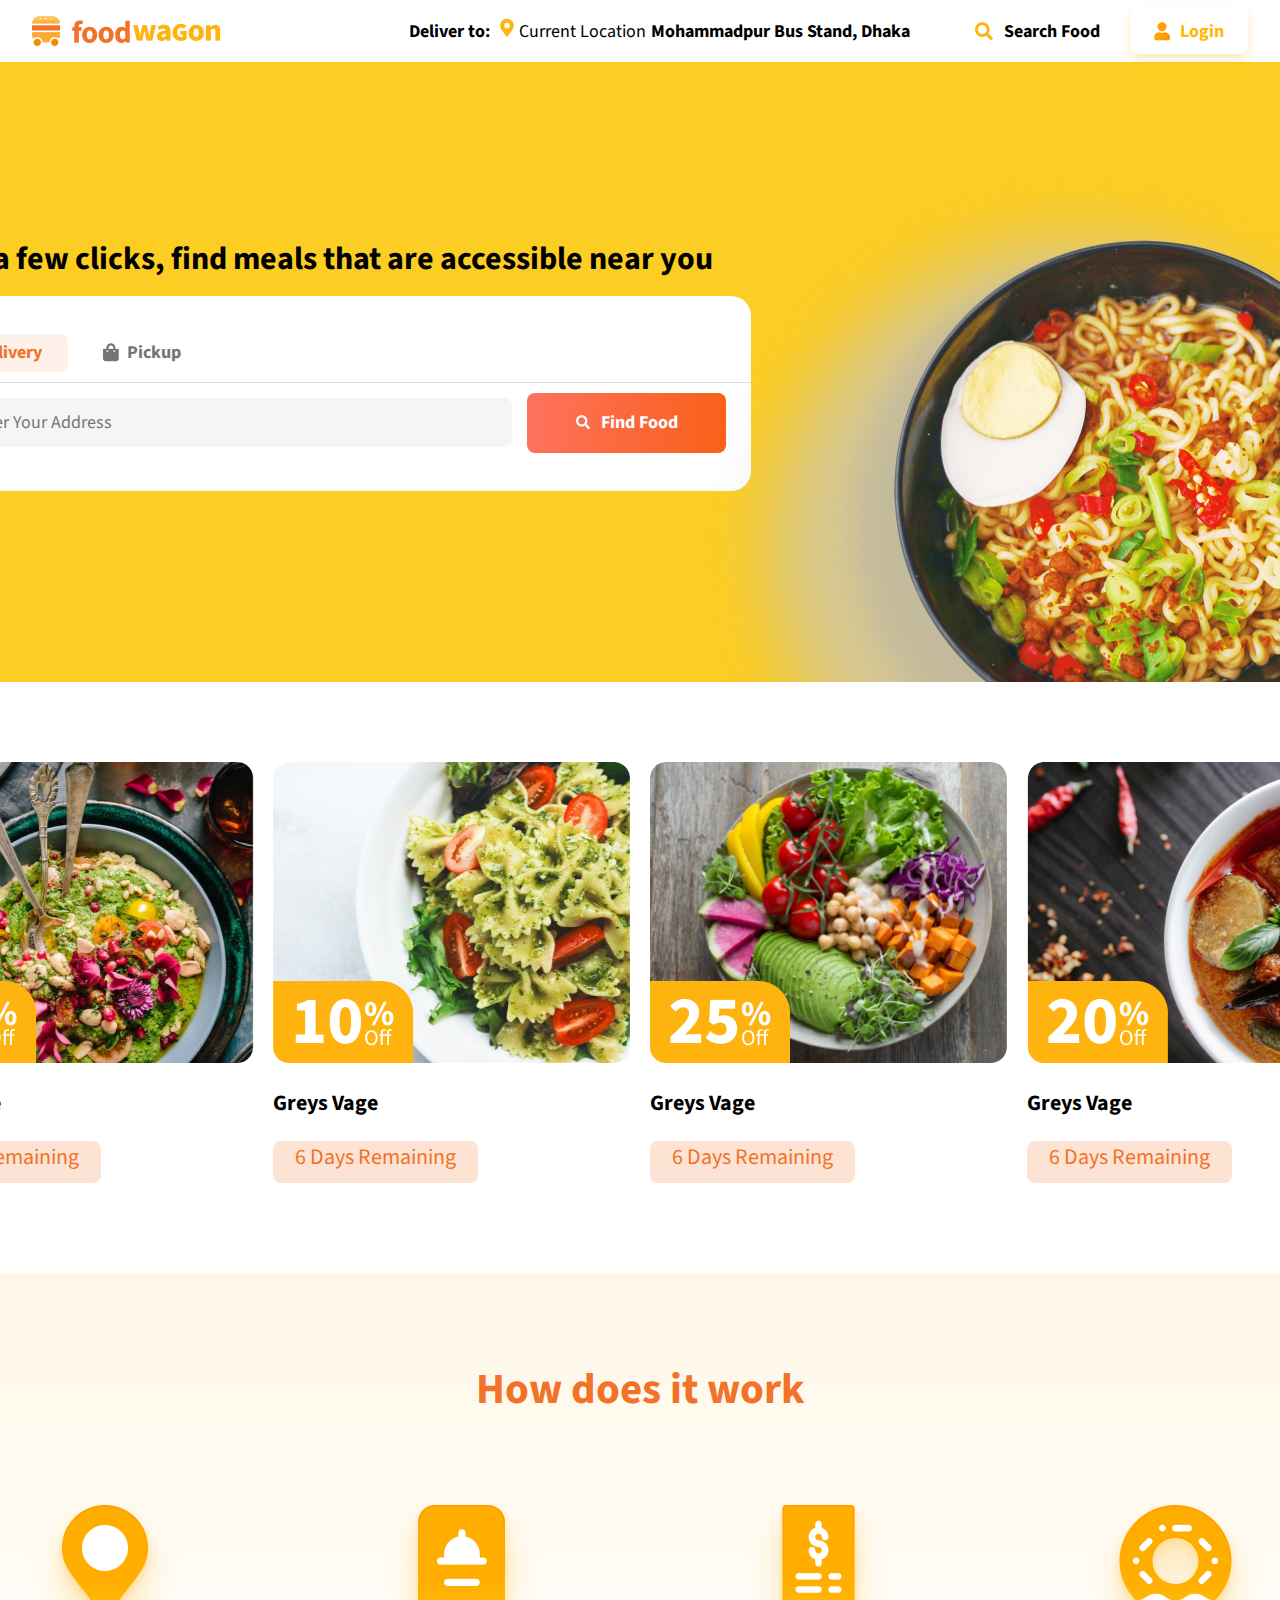
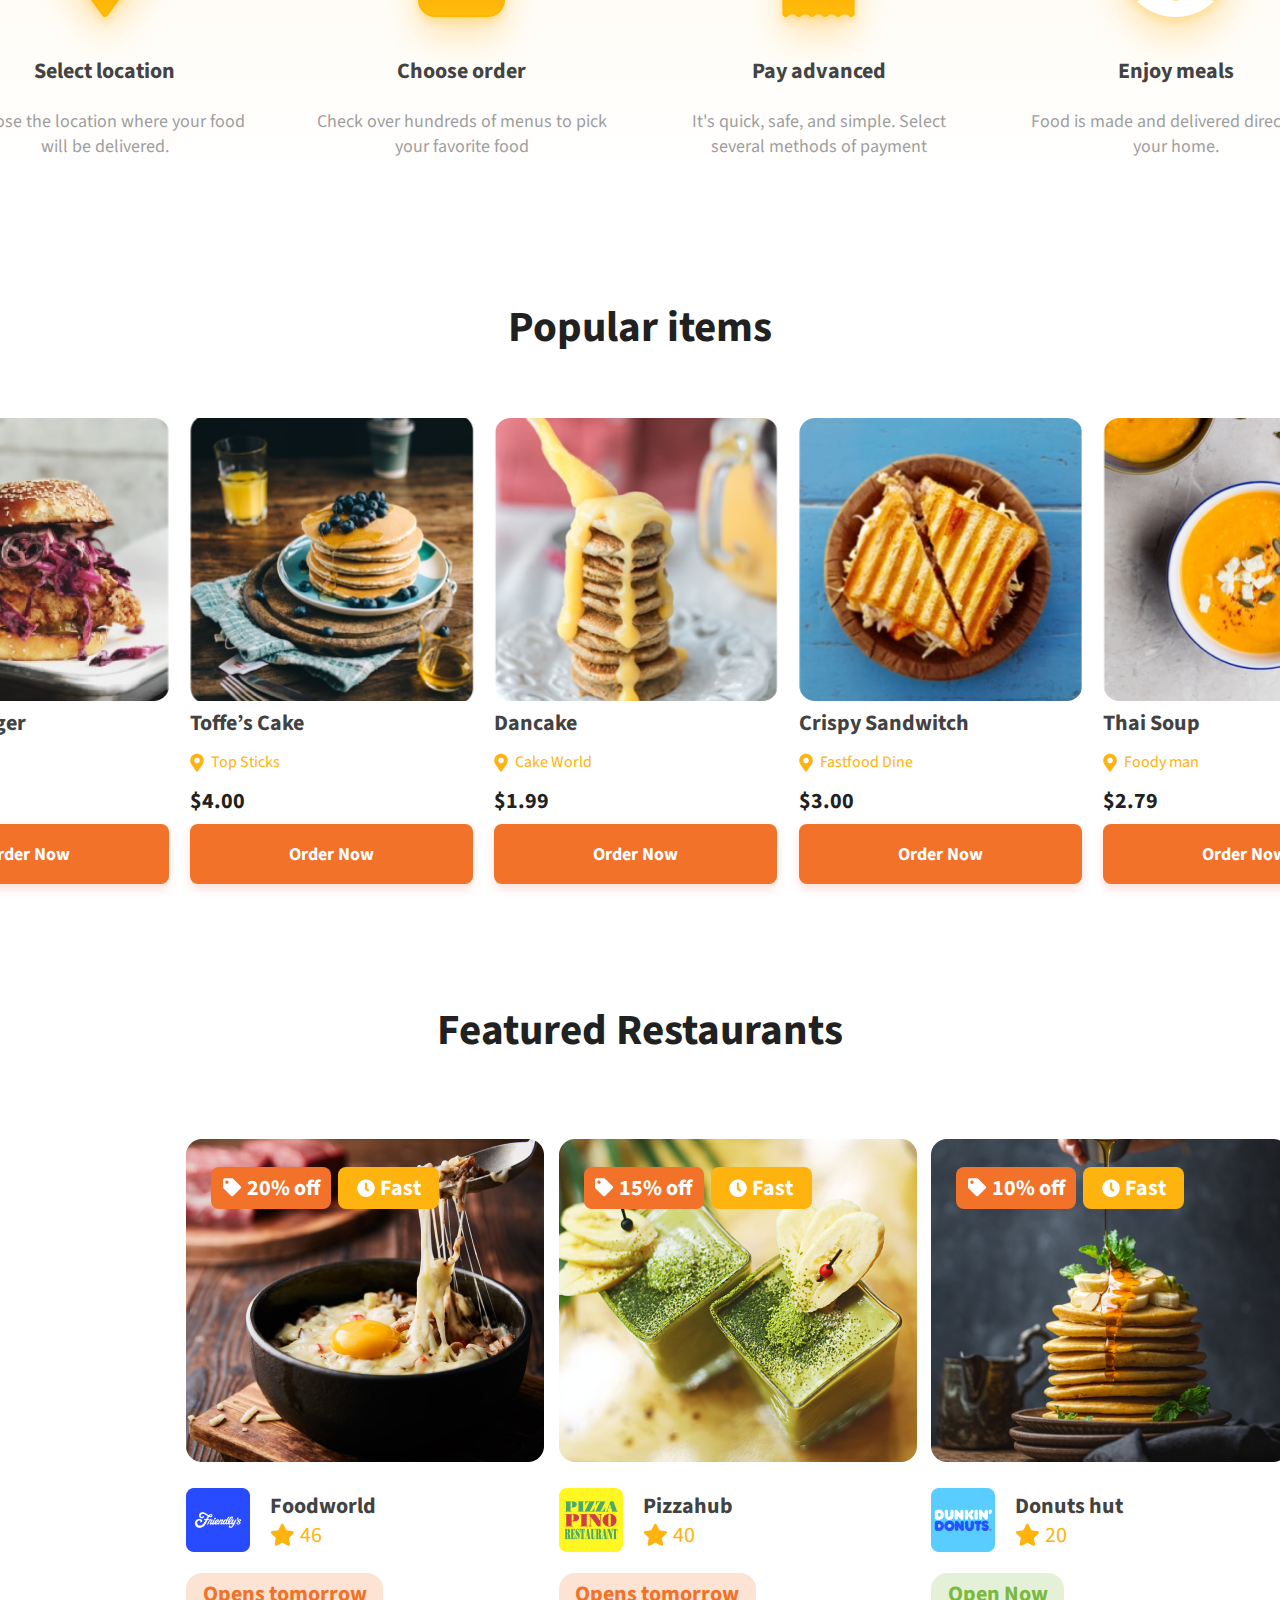
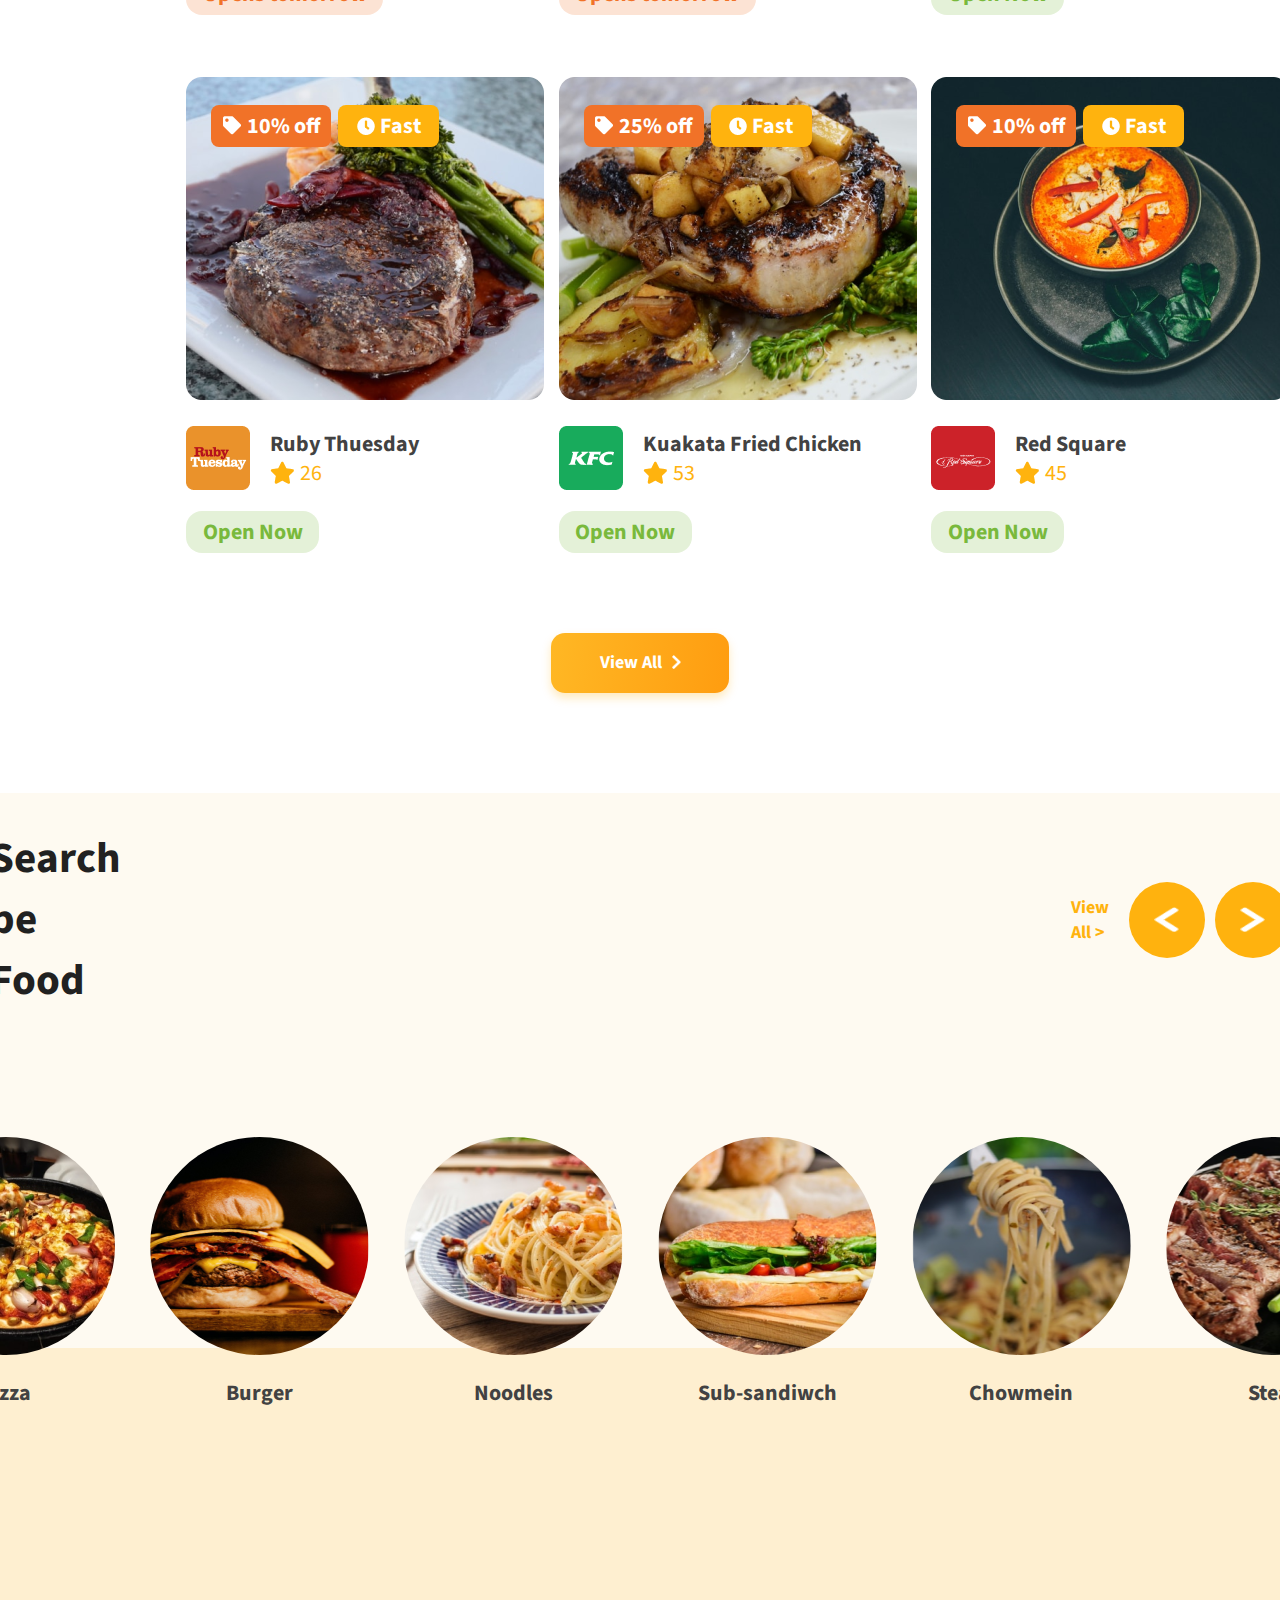
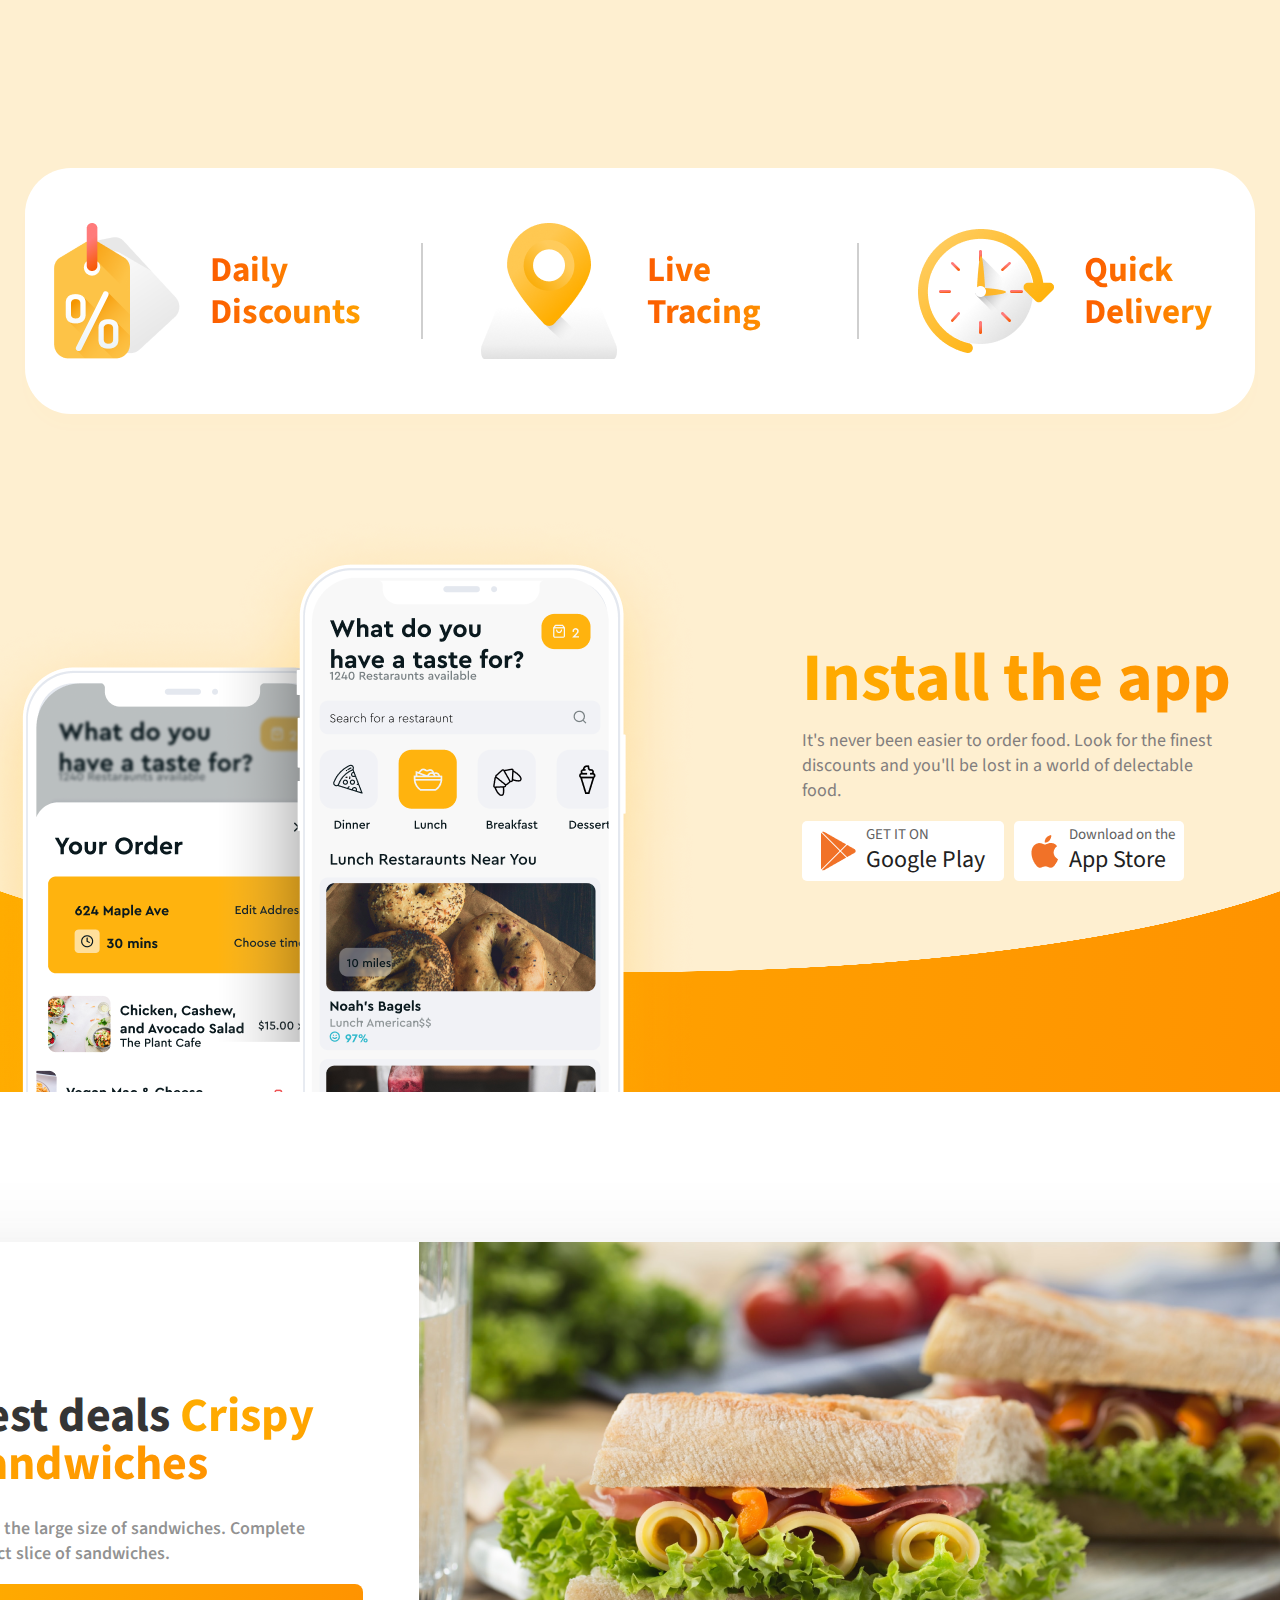
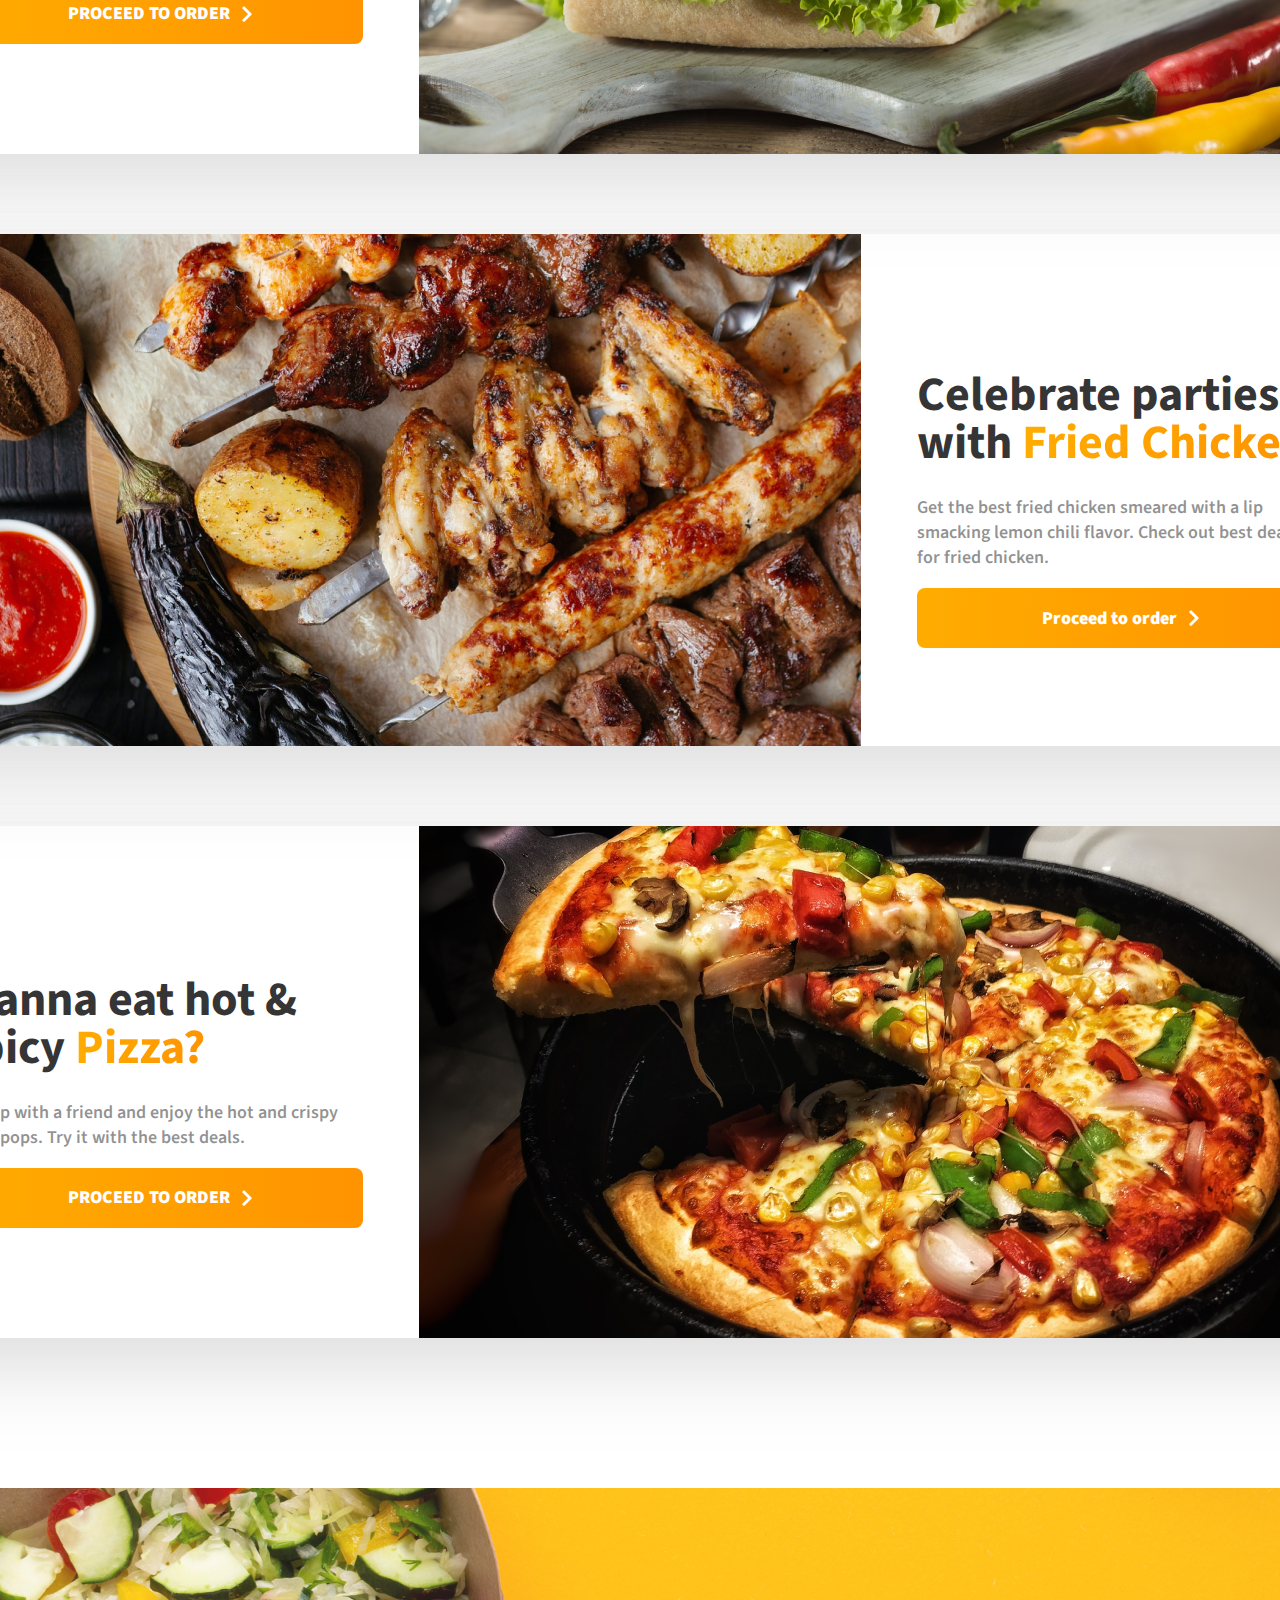
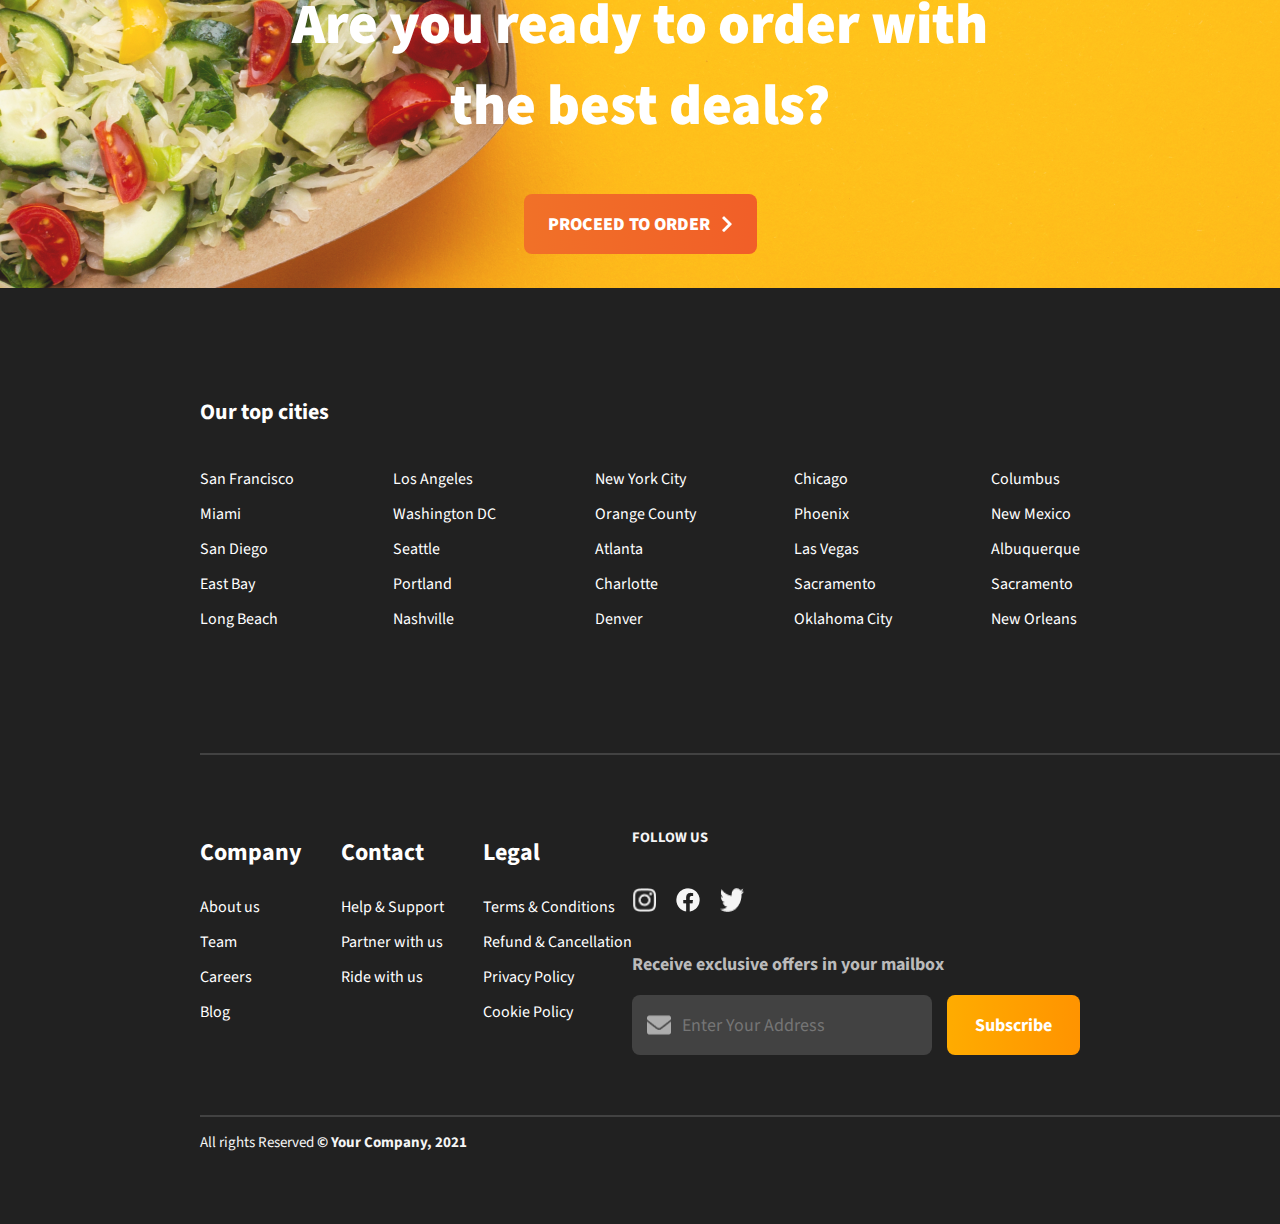
<file: index.html>
<!DOCTYPE html>
<html lang="en">
    <head>
        <meta charset="UTF-8">
        <meta name="viewport" content="width=device-width, initial-scale=1.0">
        <link rel="preconnect" href="https://fonts.googleapis.com">
        <link rel="preconnect" href="https://fonts.gstatic.com" crossorigin>
        <link href="https://fonts.googleapis.com/css2?family=Source+Sans+3:ital,wght@0,200..900;1,200..900&display=swap" rel="stylesheet">
        <link rel="stylesheet" href="scss/style.css">
        <title>Foodwagon</title>
    </head>
    <body>
        <div class="container">
            <nav>
                <img src="img/logo.png" alt="logo">
                <section class="location">
                    <span class="bolder-text">Deliver to:</span>
                    <ul>
                        <li><img src="img/yellow-map-maker.png" alt="yellow-map-maker"></li>
                        <li><span class="light-text">Current Location</span></li>
                        <li><span class="bolder-text">Mohammadpur Bus Stand, Dhaka</span></li>
                    </ul>
                </section>
            </section>
            <section class="navbar-actions">
                <div class="user-control">
                    <img src="img/yellow-search.png" alt="yellow-search">
                    <p class="food-search-text">Search Food</p>
                </div>
                <a href="login/login.html">
                    <img src="img/user.png" alt="user-icon">
                    <p class="login-text">Login</p>
                </a>
            </section>
            </nav>
            <header>
                <section class="header-content">
                    <h1 class="her
                    <p class="hero-subtitle">Within a few clicks, find meals that are accessible near you</p>
                    <form class="search-form">
                        <div class="order-type">
                            <button class="order-option delivery">
                                <img src="img/bike.png" alt="Bike icon">
                                Delivery
                            </button>    
                            <button class="order-option pickup">
                                <img src="img/bag.png" alt="Bag icon">
                                Pickup
                            </button>
                        </div>
                        <hr style="width: 856px; border: none; border-top: 1px solid #ddd; margin: 10px 0;">
                        <section class="search-bar">
                            <input type="text" class="address-input" placeholder="Enter Your Address">
                            <button type="submit" class="find-food-btn">
                                <img src="img/white-search.png" alt="white-search"> Find Food
                            </button>
                        </section>
                    </form>
                </section>
                <div class="food-image-container">
                    <img src="img/header-food.png" alt="Delicious food" class="food-image">
                </div>
            </header>
            <main>
                <section class="food-menu">
                    <div class="food-item">
                        <img src="img/food-photo1.png" alt="">
                        <h2 class="food-menu-headline">Greys Vage</h2>
                        <div class="food-time">
                            <p>6 Days Remaining</p>
                        </div>
                    </div>
                    <div class="food-item">
                        <img src="img/food-photo2.png" alt="">
                        <h2 class="food-menu-headline">Greys Vage</h2>
                        <div class="food-time">
                            <p>6 Days Remaining</p>
                        </div>
                    </div>
                    <div class="food-item">
                        <img src="img/food-photo3.png" alt="">
                        <h2 class="food-menu-headline">Greys Vage</h2>
                        <div class="food-time">
                            <p>6 Days Remaining</p>
                        </div>
                    </div>
                    <div class="food-item">
                        <img src="img/food-photo4.png" alt="">
                        <h2 class="food-menu-headline">Greys Vage</h2>
                        <div class="food-time">
                            <p>6 Days Remaining</p>
                        </div>
                    </div>
                </section>
                <section class="how-it-works">
                    <section class="how-it-works-headline">
                        <h2>How does it work</h2>
                    </section>
                    <section class="steps-guide">
                        <div class="item">
                            <img src="img/bigger-yellow-map-maker.png" alt="icon">
                            <p class="item-headline">
                                Select location
                            </p>
                            <p class="item-info">
                                Choose the location where your food will be delivered.
                            </p>
                        </div>
                        <div class="item">
                            <img src="img/yellow-bell.png" alt="icon">
                            <p class="item-headline">
                                Choose order
                            </p>
                            <p class="item-info">
                                Check over hundreds of menus to pick your favorite food
                            </p>
                        </div>
                        <div class="item">
                            <img src="img/yellow-bill.png" alt="icon">
                            <p class="item-headline">
                                Pay advanced
                            </p>
                            <p class="item-info">
                                It's quick, safe, and simple. Select several methods of payment
                            </p>
                        </div>
                        <div class="item">
                            <img src="img/yellow-donut.png" alt="icon">
                            <p class="item-headline">
                                Enjoy meals
                            </p>
                            <p class="item-info">
                                Food is made and delivered directly to your home.
                            </p>
                        </div>
                    </section>
                </section>
                <section class="popular-items">
                    <section class="popular-items-headline">
                        <h2>Popular items</h2>
                    </section>
                    <section class="items">
                        <div class="sss">
                            <img src="img/arrow-left.png" alt="arrow left" class="arrow arrow-left">
                        </div>
                        <div class="item">
                            <img src="img/food-photo5.png" alt="food item">
                            <p class="item-headline">
                                Cheese Burger
                            </p>
                            <div class="location">
                                <img src="img/yellow-map-maker.png" alt="map maker">
                                <p class="restaurant">Burger Arena</p>
                            </div>
                            <p class="price">$3.88</p>
                            <button>Order Now</button>
                        </div>
                        <div class="item">
                            <img src="img/food-photo6.png" alt="food item">
                            <p class="item-headline">
                                Toffe’s Cake
                            </p>
                            <div class="location">
                                <img src="img/yellow-map-maker.png" alt="map maker">
                                <p class="restaurant">Top Sticks</p>
                            </div>
                            <p class="price">$4.00</p>
                            <button>Order Now</button>
                        </div>
                        <div class="item">
                            <img src="img/food-photo7.png" alt="food item">
                            <p class="item-headline">Dancake</p>
                            <div class="location">
                                <img src="img/yellow-map-maker.png" alt="map maker">
                                <p class="restaurant">Cake World</p>
                            </div>
                            <p class="price">$1.99</p>
                            <button>Order Now</button>
                        </div>
                        <div class="item">
                            <img src="img/food-photo8.png" alt="food item">
                            <p class="item-headline">Crispy Sandwitch</p>
                            <div class="location">
                                <img src="img/yellow-map-maker.png" alt="map maker">
                                <p class="restaurant">Fastfood Dine</p>
                            </div>
                            <p class="price">$3.00</p>
                            <button>Order Now</button>
                        </div>
                        <div class="item">
                            <img src="img/food-photo9.png" alt="food item">
                            <p class="item-headline">Thai Soup</p>
                            <div class="location">
                                <img src="img/yellow-map-maker.png" alt="map maker">
                                <p class="restaurant">Foody man</p>
                            </div>
                            <p class="price">$2.79</p>
                            <button>Order Now</button>
                        </div>
                        <div class="sss">
                            <img src="img/arrow-right.png" alt="arrow right" class="arrow arrow-right">
                        </div>
                    </section>
                </section>
                <section class="featured-restaurants">
                    <section class="featured-restaurants-headline">
                        <h2>
                            Featured Restaurants
                        </h2>
                    </section>
                    <section class="food-items">
                        <div class="food-item">
                            <div class="labels">
                                <div class="label">
                                    <img src="img/label.png" alt="label">
                                    <p class="label-txt">20% off</p>
                                </div>
                                <div class="label time">
                                    <img src="img/clock.png" alt="clock">
                                    <p class="label-txt">Fast</p>
                                </div>
                            </div>
                            <img src="img/food-photo10.png" alt="food photo">
                            <div class="logo-rating">
                                <img src="img/rest-logo.png" alt="restaurant logo">
                                <div class="rating-info">
                                    <p class="restaurant">Foodworld</p>
                                    <div class="rating">
                                        <img src="img/star.png" alt="star">
                                        <p class="rating">46</p>
                                    </div>
                                </div>
                            </div>
                            <button class="label-btn closed">Opens tomorrow</button>
                        </div>
                        <div class="food-item">
                            <div class="labels">
                                <div class="label">
                                    <img src="img/label.png" alt="label">
                                    <p class="label-txt">15% off</p>
                                </div>
                                <div class="label time">
                                    <img src="img/clock.png" alt="clock">
                                    <p class="label-txt">Fast</p>
                                </div>
                            </div>
                            <img src="img/food-photo11.png" alt="food photo">
                            <div class="logo-rating">
                                <img src="img/rest-logo2.png" alt="restaurant logo">
                                <div class="rating-info">
                                    <p class="restaurant">Pizzahub</p>
                                    <div class="rating">
                                        <img src="img/star.png" alt="star">
                                        <p class="rating">40</p>
                                    </div>
                                </div>
                            </div>
                            <button class="label-btn closed">Opens tomorrow</button>
                        </div>
                        <div class="food-item">
                            <div class="labels">
                                <div class="label">
                                    <img src="img/label.png" alt="label">
                                    <p class="label-txt">10% off</p>
                                </div>
                                <div class="label time">
                                    <img src="img/clock.png" alt="clock">
                                    <p class="label-txt">Fast</p>
                                </div>
                            </div>
                            <img src="img/food-photo12.png" alt="food photo">
                            <div class="logo-rating">
                                <img src="img/rest-logo3.png" alt="restaurant logo">
                                <div class="rating-info">
                                    <p class="restaurant">Donuts hut</p>
                                    <div class="rating">
                                        <img src="img/star.png" alt="star">
                                        <p class="rating">20</p>
                                    </div>
                                </div>
                            </div>
                            <button class="label-btn">Open Now</button>
                        </div>
                        <div class="food-item">
                            <div class="labels">
                                <div class="label">
                                    <img src="img/label.png" alt="label">
                                    <p class="label-txt">15% off</p>
                                </div>
                                <div class="label time">
                                    <img src="img/clock.png" alt="clock">
                                    <p class="label-txt">Fast</p>
                                </div>
                            </div>
                            <img src="img/food-photo13.png" alt="food photo">
                            <div class="logo-rating">
                                <img src="img/rest-logo4.png" alt="restaurant logo">
                                <div class="rating-info">
                                    <p class="restaurant">Donuts hut</p>
                                    <div class="rating">
                                        <img src="img/star.png" alt="star">
                                        <p class="rating">50</p>
                                    </div>
                                </div>
                            </div>
                            <button class="label-btn">Open Now</button>
                        </div>
                        <div class="food-item">
                            <div class="labels">
                                <div class="label">
                                    <img src="img/label.png" alt="label">
                                    <p class="label-txt">10% off</p>
                                </div>
                                <div class="label time">
                                    <img src="img/clock.png" alt="clock">
                                    <p class="label-txt">Fast</p>
                                </div>
                            </div>
                            <img src="img/food-photo14.png" alt="food photo">
                            <div class="logo-rating">
                                <img src="img/rest-logo5.png" alt="restaurant logo">
                                <div class="rating-info">
                                    <p class="restaurant">Ruby Thuesday</p>
                                    <div class="rating">
                                        <img src="img/star.png" alt="star">
                                        <p class="rating">26</p>
                                    </div>
                                </div>
                            </div>
                            <button class="label-btn">Open Now</button>
                        </div>
                        <div class="food-item">
                            <div class="labels">
                                <div class="label">
                                    <img src="img/label.png" alt="label">
                                    <p class="label-txt">25% off</p>
                                </div>
                                <div class="label time">
                                    <img src="img/clock.png" alt="clock">
                                    <p class="label-txt">Fast</p>
                                </div>
                            </div>
                            <img src="img/food-photo15.png" alt="food photo">
                            <div class="logo-rating">
                                <img src="img/rest-logo6.png" alt="restaurant logo">
                                <div class="rating-info">
                                    <p class="restaurant">Kuakata Fried Chicken</p>
                                    <div class="rating">
                                        <img src="img/star.png" alt="star">
                                        <p class="rating">53</p>
                                    </div>
                                </div>
                            </div>
                            <button class="label-btn">Open Now</button>
                        </div>
                        <div class="food-item">
                            <div class="labels">
                                <div class="label">
                                    <img src="img/label.png" alt="label">
                                    <p class="label-txt">10% off</p>
                                </div>
                                <div class="label time">
                                    <img src="img/clock.png" alt="clock">
                                    <p class="label-txt">Fast</p>
                                </div>
                            </div>
                            <img src="img/food-photo16.png" alt="food photo">
                            <div class="logo-rating">
                                <img src="img/rest-logo7.png" alt="restaurant logo">
                                <div class="rating-info">
                                    <p class="restaurant">Red Square</p>
                                    <div class="rating">
                                        <img src="img/star.png" alt="star">
                                        <p class="rating">45</p>
                                    </div>
                                </div>
                            </div>
                            <button class="label-btn">Open Now</button>
                        </div>
                        <div class="food-item">
                            <div class="labels">
                                <div class="label">
                                    <img src="img/label.png" alt="label">
                                    <p class="label-txt">10% off</p>
                                </div>
                                <div class="label time">
                                    <img src="img/clock.png" alt="clock">
                                    <p class="label-txt">Fast</p>
                                </div>
                            </div>
                            <img src="img/food-photo17.png" alt="food photo">
                            <div class="logo-rating">
                                <img src="img/rest-logo8.png" alt="restaurant logo">
                                <div class="rating-info">
                                    <p class="restaurant">Taco Bell</p>
                                    <div class="rating">
                                        <img src="img/star.png" alt="star">
                                        <p class="rating">35</p>
                                    </div>
                                </div>
                            </div>
                            <button class="label-btn">Open Now</button>
                        </div>
                    </section>
                    <button class="view">View All <img src="img/arrow-right.png" alt="arrow right" width="9" height="14"></button>
                </section>
                <section class="food-search">
                    <section class="food-search-headline">
                        <h2 class="headline">Search be Food</h2>
                        <div class="view-all">
                            <p class="view-all-txt">View All ></p>
                            <div class="img-block">
                                <div class="img-bg">
                                    <img src="img/arrow-left.png" alt="arrow left" class="arrow arrow-left" width="25" height="25">
                                </div>
                                <div class="img-bg">
                                    <img src="img/arrow-right.png" alt="arrow right" class="arrow arrow-right" width="25" height="25">
                                </div>
                            </div>
                        </div>
                    </section>
                    <section class="food-menu">
                        <div class="item">
                            <img src="img/food-photo18.png" alt="food img">
                            <p class="food-name">Pizza</p>
                        </div>
                        <div class="item">
                            <img src="img/food-photo19.png" alt="food img">
                            <p class="food-name">Burger</p>
                        </div>
                        <div class="item">
                            <img src="img/food-photo20.png" alt="food img">
                            <p class="food-name">Noodles</p>
                        </div>
                        <div class="item">
                            <img src="img/food-photo21.png" alt="food img">
                            <p class="food-name">Sub-sandiwch</p>
                        </div>
                        <div class="item">
                            <img src="img/food-photo22.png" alt="food img">
                            <p class="food-name">Chowmein</p>
                        </div>
                        <div class="item">
                            <img src="img/food-photo23.png" alt="food img">
                            <p class="food-name">Steak</p>
                        </div>
                    </section>
                </section>
                <section class="advertising">
                    <div class="curved-edge"></div>
                    <section class="service-benefits">
                        <div class="feature">
                            <img src="img/feature.png" alt="feature img">
                            <p class="feature-txt">Daily Discounts</p>
                        </div>
                        <hr style="width: 2px; height: 96px; background: #CFCFCF; border: none; margin: 0 20px;">
                        <div class="feature">
                            <img src="img/feature2.png" alt="feature img">
                            <p class="feature-txt">Live Tracing</p>
                        </div>
                        <hr style="width: 2px; height: 96px; background: #CFCFCF; border: none; margin: 0 20px;">
                        <div class="feature">
                            <img src="img/feature3.png" alt="feature img">
                            <p class="feature-txt">Quick Delivery</p>
                        </div>
                    </section>
                    <section class="advertising-app">
                        <img src="img/phone-add.png" alt="phone add" class="phone-add">
                        <section class="advertising-instalation">
                            <h2 class="app-headline">Install the app</h2>
                            <p class="app-info">
                                It's never been easier to order food. Look for the 
                                finest discounts and you'll be lost in a world 
                                of delectable food.
                            </p>
                            <div class="btn-block">
                                <button class="download-btn">
                                    <img src="img/play-market-logo.png" alt="play market logo">
                                    <div class="row">
                                        <p class="download">
                                            GET IT ON
                                        </p>
                                        <p class="app-txt">
                                            Google Play 
                                        </p>
                                    </div>
                                </button>
                                <button class="download-btn apple">
                                    <img src="img/apple-logo.png" alt="apple logo">
                                    <div class="row">
                                        <p class="download right">
                                            Download on the
                                        </p>
                                        <p class="app-txt">
                                            App Store
                                        </p>
                                    </div>
                                </button>
                            </div>
                        </section>
                    </section>
                </section>
                <section class="order-cards">
                    <section class="card">
                        <div class="card-info">
                            <h2>Best deals <span>Crispy Sandwiches</span></h2>
                            <p>
                                Enjoy the large size of sandwiches. Complete 
                                perfect slice of sandwiches.
                            </p>
                            <button>
                                PROCEED TO ORDER 
                                <img src="img/arrow-right.png" alt="arrow right" width="10" height="16">
                            </button>
                        </div>
                        <img src="img/food-photo24.png" alt="food photo">
                    </section>
                    <section class="card left-card">
                        <img src="img/food-photo25.png" alt="food photo">
                        <div class="card-info">
                            <h2>Celebrate  parties with <span>Fried Chicken</span></h2>
                            <p>
                                Get the best fried chicken smeared with a lip 
                                smacking lemon chili flavor. Check out 
                                best deals for fried chicken.
                            </p>
                            <button>
                                Proceed to order
                                <img src="img/arrow-right.png" alt="arrow right" width="10" height="16">
                            </button>
                        </div>
                    </section>
                    <section class="card">
                        <div class="card-info">
                            <h2>Wanna eat hot & spicy <span>Pizza?</span></h2>
                            <p>
                                Pair up with a friend and enjoy the 
                                hot and crispy pizza pops. Try it 
                                with the best deals.
                            </p>
                            <button>
                                PROCEED TO ORDER 
                                <img src="img/arrow-right.png" alt="arrow right" width="10" height="16">
                            </button>
                        </div>
                        <img src="img/food-photo26.png" alt="food photo">
                    </section>
                </section>
                <section class="order-proceed">
                    <h2>Are you ready to order with the best deals?</h2>
                    <button>PROCEED TO ORDER <img src="img/arrow-right.png" alt="arrow right" width="10" height="16"></button>
                </section>
            </main>
            <footer>
                <section class="footer-content">    
                    <section class="footer-top-cities">
                        <h2 class="footer-top-cities-headline">Our top cities</h2>
                        <div class="footer-top-cities-content">
                            <ul>
                                <li>San Francisco</li>
                                <li>Miami</li>
                                <li>San Diego</li>
                                <li>East Bay</li>
                                <li>Long Beach</li>
                            </ul>
                            <ul>
                                <li>Los Angeles</li>
                                <li>Washington DC</li>
                                <li>Seattle</li>
                                <li>Portland</li>
                                <li>Nashville</li>
                            </ul>
                            <ul>
                                <li>New York City</li>
                                <li>Orange County</li>
                                <li>Atlanta</li>
                                <li>Charlotte</li>
                                <li>Denver</li>
                            </ul>
                            <ul>
                                <li>Chicago</li>
                                <li>Phoenix</li>
                                <li>Las Vegas</li>
                                <li>Sacramento</li>
                                <li>Oklahoma City</li>
                            </ul>
                            <ul>
                                <li>Columbus</li>
                                <li>New Mexico</li>
                                <li>Albuquerque</li>
                                <li>Sacramento</li>
                                <li>New Orleans</li>
                            </ul>
                        </div>
                    </section>
                    <hr style="width: 1460px; border: none; border-top: 2px solid #424242; margin: 10px 0; margin-bottom: 60px;">
                    <section class="footer-links">
                        <div class="footer-columns">
                            <section class="footer-company">
                                <section class="footer-company-headline">
                                    <h2>Company</h2>
                                </section>
                                <ul>
                                    <li>About us</li>
                                    <li>Team</li>
                                    <li>Careers</li>
                                    <li>Blog</li>
                                </ul>
                            </section>
                            <section class="footer-contact">
                                <section class="footer-company-headline">
                                    <h2>Contact</h2>
                                </section>
                                <ul>
                                    <li>Help & Support</li>
                                    <li>Partner with us </li>
                                    <li>Ride with us</li>
                                </ul>
                            </section>
                            <section class="footer-Legal">
                                <section class="footer-company-headline">
                                    <h2>Legal</h2>
                                </section>
                                <ul>
                                    <li>Terms & Conditions</li>
                                    <li>Refund & Cancellation</li>
                                    <li>Privacy Policy</li>
                                    <li>Cookie Policy</li>
                                </ul>
                            </section>
                        </div>
                        <section class="footer-mail">
                            <h2 class="footer-mail-headline">FOLLOW US</h2>
                            <div class="icons">
                                <img src="img/instagram.png" alt="instagram" width="24" height="24">
                                <img src="img/facebook.png" alt="facebook" width="24" height="24">
                                <img src="img/twitter.png" alt="twitter" width="24" height="24">
                            </div>
                            <p>Receive exclusive offers in your mailbox</p>
                            <section class="search-bar">
                                <input type="text" class="address-input" placeholder="Enter Your Address">
                                <button type="submit" class="find-food-btn">
                                    Subscribe
                                </button>
                            </section>
                        </section>
                    </section>
                    <hr style="width: 1460px; border: none; border-top: 2px solid #424242; margin: 10px 0;">
                    <section class="rights">
                        <p>All rights Reserved <span>© Your Company, 2021</span></p>
                    </section>
                </section>
            </footer>
        </div>
    </body>
</html>
</file>
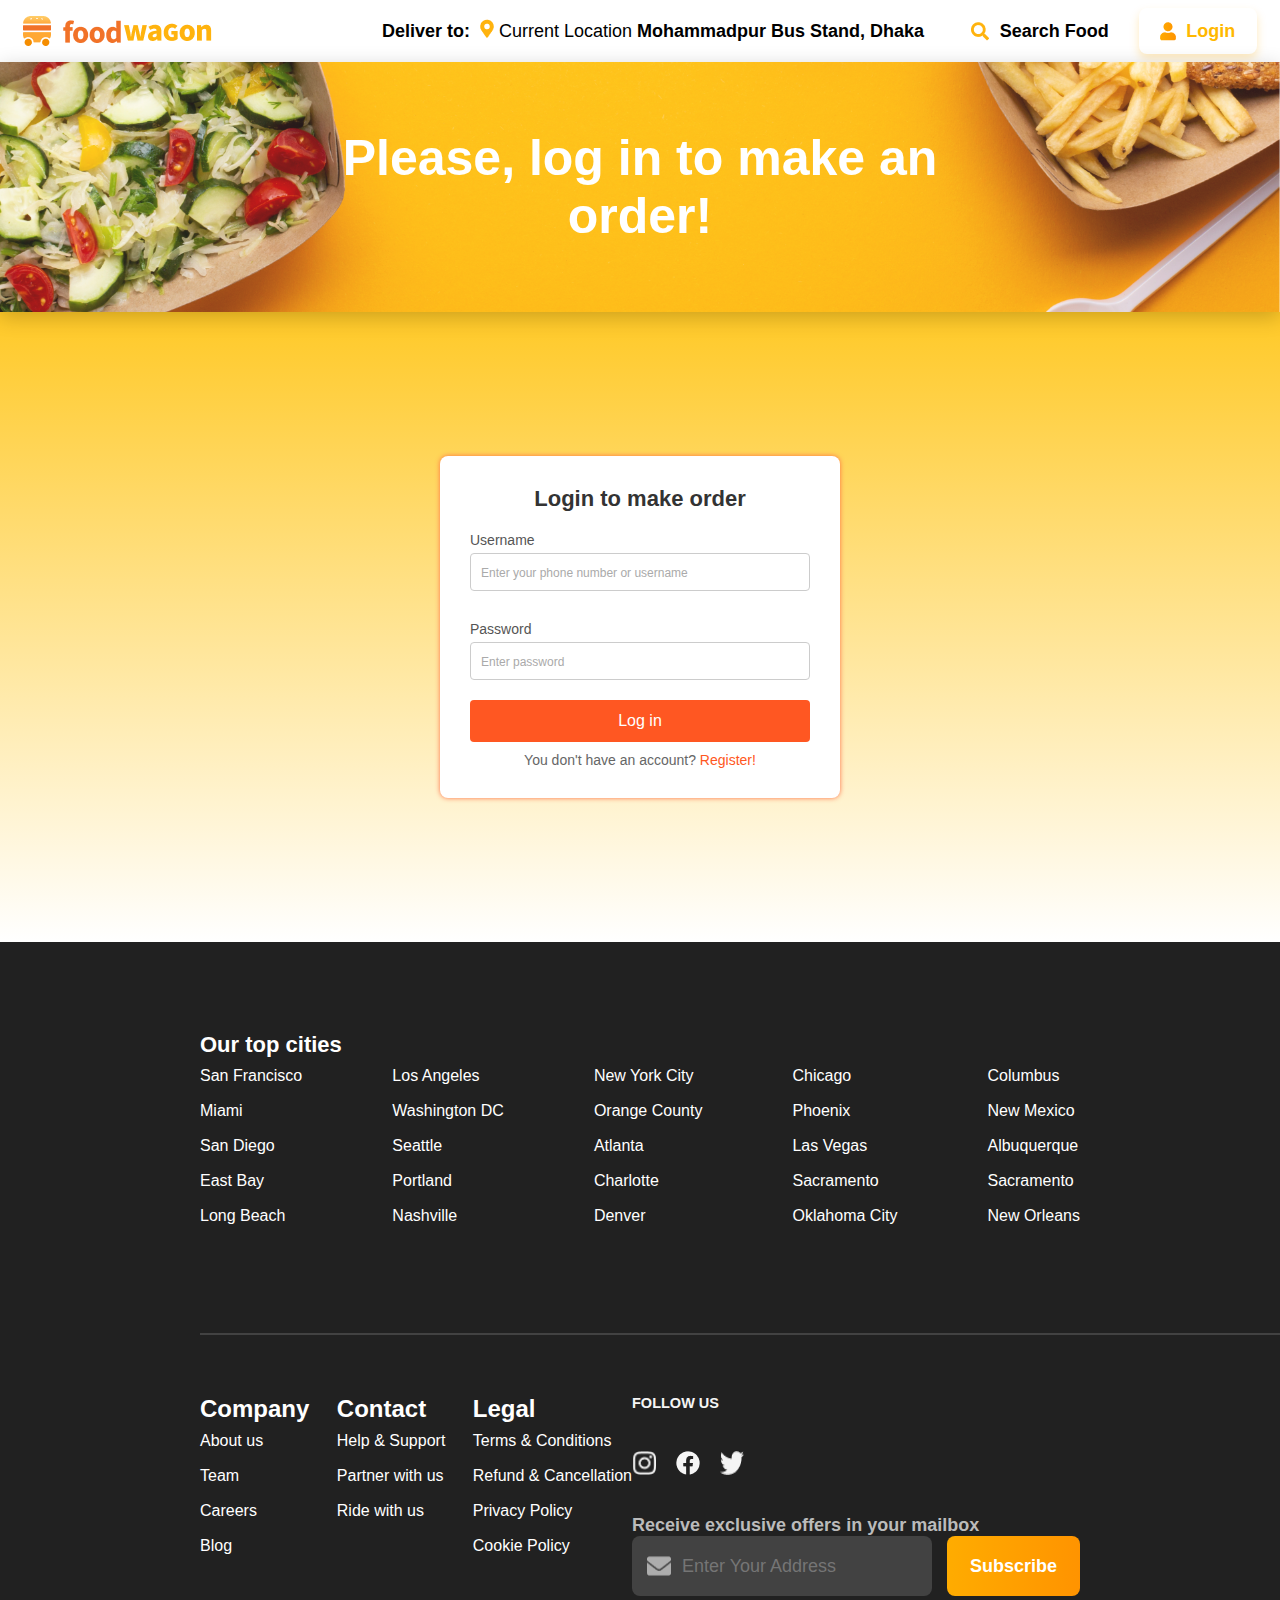
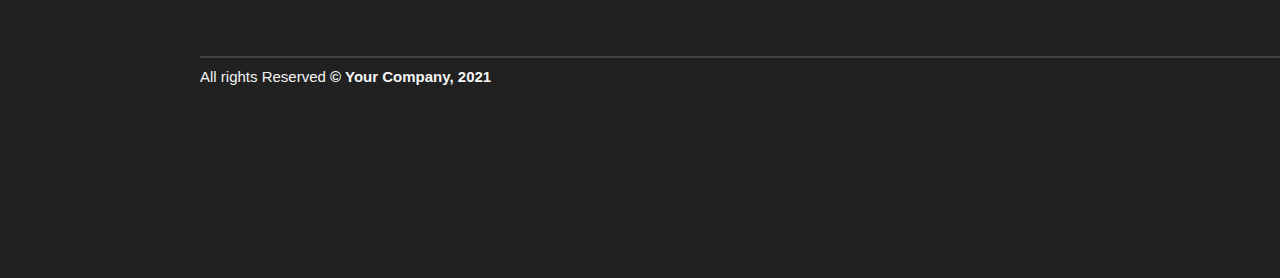
<file: login/login.html>
<!DOCTYPE html>
<html lang="uk">
<head>
    <meta charset="UTF-8">
    <meta name="viewport" content="width=device-width, initial-scale=1.0">
    <title>Login page</title>
    <link rel="stylesheet" href="style2.css">
</head>
<body>
        <div class="container">
            <nav>
                <img src="img/logo.png" alt="logo">
                <section class="location">
                    <span class="bolder-text">Deliver to:</span>
                    <ul>
                        <li><img src="img/yellow-map-maker.png" alt="yellow-map-maker"></li>
                        <li><span class="light-text">Current Location</span></li>
                        <li><span class="bolder-text">Mohammadpur Bus Stand, Dhaka</span></li>
                    </ul>
                </section>
                <section class="navbar-actions">
                    <div class="user-control">
                        <img src="img/yellow-search.png" alt="yellow-search">
                        <p class="food-search-text">Search Food</p>
                    </div>
                    <button>
                        <img src="img/user.png" alt="user-icon">
                        <p class="login-text">Login</p>
                    </button>
                </section>
            </nav>
            <header class="banner">
                <div class="banner-overlay">
                    <img src="img/order-bg.png" alt="Банер" class="banner-image">
                    <div class="banner-text">Please, log in to make an order!</div>
                </div>
            </header>            
                <div class="gradient-background">
                    <div class="login-container">
                        <h2 class="login-title">Login to make order</h2>
                        <form class="login-form">
                            <label for="username" class="login-label">Username</label>
                            <input type="text" id="username" placeholder="Enter your phone number or username" class="login-input">
                            <label for="password" class="login-label">Password</label>
                            <input type="password" id="password" placeholder="Enter password" class="login-input">
                            <button type="submit" class="login-button">Log in</button>
                        </form>
                        <p class="register-link">
                            You don't have an account? <a href="#">Register!</a>
                        </p>
                    </div>
                </div>
            <footer>
                <section class="footer-content">    
                    <section class="footer-top-cities">
                        <h2 class="footer-top-cities-headline">Our top cities</h2>
                        <div class="footer-top-cities-content">
                            <ul>
                                <li>San Francisco</li>
                                <li>Miami</li>
                                <li>San Diego</li>
                                <li>East Bay</li>
                                <li>Long Beach</li>
                            </ul>
                            <ul>
                                <li>Los Angeles</li>
                                <li>Washington DC</li>
                                <li>Seattle</li>
                                <li>Portland</li>
                                <li>Nashville</li>
                            </ul>
                            <ul>
                                <li>New York City</li>
                                <li>Orange County</li>
                                <li>Atlanta</li>
                                <li>Charlotte</li>
                                <li>Denver</li>
                            </ul>
                            <ul>
                                <li>Chicago</li>
                                <li>Phoenix</li>
                                <li>Las Vegas</li>
                                <li>Sacramento</li>
                                <li>Oklahoma City</li>
                            </ul>
                            <ul>
                                <li>Columbus</li>
                                <li>New Mexico</li>
                                <li>Albuquerque</li>
                                <li>Sacramento</li>
                                <li>New Orleans</li>
                            </ul>
                        </div>
                    </section>
                    <hr style="width: 1460px; border: none; border-top: 2px solid #424242; margin: 10px 0; margin-bottom: 60px;">
                    <section class="footer-links">
                        <div class="footer-columns">
                            <section class="footer-company">
                                <section class="footer-company-headline">
                                    <h2>Company</h2>
                                </section>
                                <ul>
                                    <li>About us</li>
                                    <li>Team</li>
                                    <li>Careers</li>
                                    <li>Blog</li>
                                </ul>
                            </section>
                            <section class="footer-contact">
                                <section class="footer-company-headline">
                                    <h2>Contact</h2>
                                </section>
                                <ul>
                                    <li>Help & Support</li>
                                    <li>Partner with us </li>
                                    <li>Ride with us</li>
                                </ul>
                            </section>
                            <section class="footer-Legal">
                                <section class="footer-company-headline">
                                    <h2>Legal</h2>
                                </section>
                                <ul>
                                    <li>Terms & Conditions</li>
                                    <li>Refund & Cancellation</li>
                                    <li>Privacy Policy</li>
                                    <li>Cookie Policy</li>
                                </ul>
                            </section>
                        </div>
                        <section class="footer-mail">
                            <h2 class="footer-mail-headline">FOLLOW US</h2>
                            <div class="icons">
                                <img src="img/instagram.png" alt="instagram" width="24" height="24">
                                <img src="img/facebook.png" alt="facebook" width="24" height="24">
                                <img src="img/twitter.png" alt="twitter" width="24" height="24">
                            </div>
                            <p>Receive exclusive offers in your mailbox</p>
                            <section class="search-bar">
                                <input type="text" class="address-input" placeholder="Enter Your Address">
                                <button type="submit" class="find-food-btn">
                                    Subscribe
                                </button>
                            </section>
                        </section>
                    </section>
                    <hr style="width: 1460px; border: none; border-top: 2px solid #424242; margin: 10px 0;">
                    <section class="rights">
                        <p>All rights Reserved <span>© Your Company, 2021</span></p>
                    </section>
                </section>
            </footer>
        </div>
    </body>
</html>
</file>
<file: scss/style.css>
* {
  padding: 0;
  list-style-type: none;
  font-family: "Source Sans 3", sans-serif;
}

body {
  margin: 0;
}

button {
  cursor: pointer;
}

.container nav {
  display: flex;
  align-items: center;
  justify-content: space-around;
}
.container nav .location {
  display: flex;
  align-items: center;
  gap: 10px;
}
.container nav .location .bolder-text {
  font-weight: 700;
  font-size: 18px;
}
.container nav .location ul {
  display: flex;
  align-items: center;
  gap: 5px;
  font-size: 18px;
}
.container nav .location ul .light-text {
  font-weight: 400;
}
.container nav .location ul .bolder-text {
  font-weight: 700;
}
.container nav .navbar-actions {
  display: flex;
  align-items: center;
  gap: 30px;
  font-size: 18px;
}
.container nav .navbar-actions .user-control {
  display: flex;
  align-items: center;
  gap: 10px;
}
.container nav .navbar-actions .user-control .food-search-text {
  font-weight: 700;
}
.container nav .navbar-actions a {
  width: 118px;
  height: 46px;
  border: none;
  border-radius: 8px;
  background: white;
  box-shadow: 0px 20px 40px 0px rgba(255, 174, 0, 0.2901960784);
  box-shadow: 0px 5px 10px 0px rgba(255, 174, 0, 0.2588235294);
  display: flex;
  align-items: center;
  justify-content: center;
  gap: 10px;
  text-decoration: none;
}
.container nav .navbar-actions a .login-text {
  font-size: 18px;
  font-weight: 700;
  color: #FFB800;
}
.container header {
  display: flex;
  align-items: center;
  justify-content: center;
  height: 620px;
  background: #FCCD22;
  padding-right: 50px;
  padding-left: 130px;
  box-sizing: border-box;
  margin-bottom: 80px;
}
.container header .header-content {
  line-height: 10px;
}
.container header .header-content .hero-title {
  font-weight: 700;
  font-size: 88px;
  color: white;
}
.container header .header-content .hero-subtitle {
  font-weight: 400;
  font-size: 22px;
  color: #504F4F;
  margin-bottom: 50px;
}
.container header .header-content .search-form {
  width: 856px;
  height: 195px;
  border-radius: 20px;
  background: white;
  display: flex;
  flex-direction: column;
  justify-content: center;
}
.container header .header-content .search-form .order-type {
  display: flex;
  padding-left: 25px;
}
.container header .header-content .search-form .order-type .order-option {
  width: 148px;
  height: 38px;
  border-radius: 8px;
  border: none;
  font-size: 18px;
  font-weight: 700;
  display: flex;
  align-items: center;
  justify-content: center;
  gap: 8px;
}
.container header .header-content .search-form .order-type .delivery {
  color: #F17228;
  background: rgba(241, 114, 40, 0.1019607843);
}
.container header .header-content .search-form .order-type .pickup {
  color: #757575;
  background: white;
}
.container header .header-content .search-form .search-bar {
  display: flex;
  align-items: center;
  justify-content: center;
  gap: 15px;
}
.container header .header-content .search-form .search-bar .address-input {
  width: 593px;
  height: 49px;
  border-radius: 8px;
  background: #F5F5F5;
  font-size: 18px;
  font-weight: 400;
  border: none;
  color: #9E9E9E;
  background-image: url("../img/red-map-maker.png");
  background-size: 20px 28px;
  background-repeat: no-repeat;
  background-position: 15px center;
  padding: 10px 15px 10px 50px;
  box-sizing: border-box;
}
.container header .header-content .search-form .search-bar .find-food-btn {
  width: 199px;
  height: 60px;
  border: none;
  border-radius: 8px;
  background: linear-gradient(95.71deg, #FF7A7A -39.64%, #F75900 135.31%);
  display: flex;
  align-items: center;
  justify-content: center;
  gap: 10px;
  font-size: 18px;
  font-weight: 700;
  color: white;
}
.container header .food-image-container img {
  margin-top: 105px;
  margin-left: -60px;
}
.container main {
  margin-bottom: 130px;
}
.container main .food-menu {
  display: flex;
  justify-content: center;
  gap: 20px;
  margin-bottom: 210px;
}
.container main .food-menu .food-item {
  width: 357px;
  height: 301px;
}
.container main .food-menu .food-item .food-menu-headline {
  font-size: 22px;
  font-weight: 700;
}
.container main .food-menu .food-item .food-time {
  width: 205px;
  height: 42px;
  border-radius: 8px;
  background: rgba(241, 114, 40, 0.2);
  text-align: center;
}
.container main .food-menu .food-item .food-time p {
  font-size: 22px;
  color: #F17228;
}
.container main .how-it-works {
  background: linear-gradient(180deg, rgba(255, 206, 103, 0.22) -42.47%, rgba(253, 237, 202, 0) 100%);
  display: flex;
  flex-direction: column;
  align-items: center;
  padding-top: 50px;
  margin-bottom: 120px;
}
.container main .how-it-works .how-it-works-headline {
  margin-bottom: 30px;
}
.container main .how-it-works .how-it-works-headline h2 {
  color: #F17228;
  font-size: 43px;
  font-weight: 700;
}
.container main .how-it-works .steps-guide {
  display: flex;
  gap: 50px;
}
.container main .how-it-works .steps-guide .item {
  text-align: center;
}
.container main .how-it-works .steps-guide .item img {
  margin-bottom: -50px;
}
.container main .how-it-works .steps-guide .item .item-headline {
  color: #434343;
  font-size: 22px;
  font-weight: 700;
}
.container main .how-it-works .steps-guide .item .item-info {
  color: #9E9E9E;
  font-size: 18px;
  width: 307px;
}
.container main .popular-items {
  margin-bottom: 80px;
}
.container main .popular-items .popular-items-headline {
  margin-bottom: 60px;
}
.container main .popular-items .popular-items-headline h2 {
  color: #212121;
  font-size: 43px;
  text-align: center;
}
.container main .popular-items .items {
  display: flex;
  align-items: center;
  justify-content: center;
  gap: 20px;
  line-height: 1px;
}
.container main .popular-items .items .item-headline {
  color: #424242;
  font-size: 22px;
  font-weight: 700;
}
.container main .popular-items .items .location {
  display: flex;
  align-items: center;
  gap: 7px;
}
.container main .popular-items .items .location .restaurant {
  color: #FFB30E;
}
.container main .popular-items .items .price {
  color: #212121;
  font-size: 22px;
  font-weight: 700;
}
.container main .popular-items .items button {
  background: #F17228;
  border-radius: 8px;
  border: none;
  width: 283px;
  height: 60px;
  color: white;
  font-size: 18px;
  font-weight: 700;
  box-shadow: 0px 20px 40px 0px rgba(250, 99, 35, 0.2392156863);
  box-shadow: 0px 5px 10px 0px rgba(253, 114, 92, 0.2196078431);
}
.container main .popular-items .sss {
  background: #FFB20E;
  border-radius: 50%;
  width: 76px;
  height: 76px;
}
.container main .popular-items .sss .arrow {
  margin-left: 32px;
  margin-top: 23px;
}
.container main .popular-items .sss .arrow-left {
  margin-left: 25px;
}
.container main .featured-restaurants {
  display: flex;
  flex-direction: column;
  align-items: center;
  margin-bottom: 100px;
}
.container main .featured-restaurants .featured-restaurants-headline h2 {
  color: #212121;
  font-size: 43px;
  text-align: center;
}
.container main .featured-restaurants .food-items {
  display: grid;
  grid-template-columns: repeat(4, 20%);
  justify-content: center;
  margin: 0 auto;
  width: 1862px;
  margin-bottom: 60px;
}
.container main .featured-restaurants .food-items .food-item {
  margin-bottom: 20px;
}
.container main .featured-restaurants .food-items .food-item .labels {
  display: flex;
  gap: 7px;
  position: relative;
  top: 70px;
  left: 25px;
  z-index: 1;
}
.container main .featured-restaurants .food-items .food-item .labels .label {
  background: #F17228;
  width: 120px;
  height: 42px;
  border-radius: 8px;
  display: flex;
  justify-content: center;
  align-items: center;
  gap: 5px;
}
.container main .featured-restaurants .food-items .food-item .labels .label .label-txt {
  font-size: 22px;
  font-weight: 700;
  color: white;
}
.container main .featured-restaurants .food-items .food-item .labels .time {
  background: #FFB30E;
  width: 101px;
}
.container main .featured-restaurants .food-items .food-item .logo-rating {
  display: flex;
  align-items: center;
  gap: 20px;
}
.container main .featured-restaurants .food-items .food-item .logo-rating .rating-info .restaurant {
  color: #424242;
  font-size: 22px;
  font-weight: 700;
  margin-bottom: -25px;
}
.container main .featured-restaurants .food-items .food-item .logo-rating .rating-info .rating {
  display: flex;
  align-items: center;
  gap: 5px;
  color: #FFB30E;
  font-size: 22px;
}
.container main .featured-restaurants .food-items .food-item .label-btn {
  background: rgba(121, 185, 60, 0.2);
  color: #79B93C;
  font-size: 22px;
  font-weight: 700;
  width: 133px;
  height: 42px;
  border: none;
  border-radius: 16px;
}
.container main .featured-restaurants .food-items .food-item .closed {
  width: 197px;
  height: 42px;
  background: rgba(241, 114, 40, 0.2);
  color: #F17228;
}
.container main .featured-restaurants .view {
  background: linear-gradient(97.86deg, #FFBA26 -8.95%, #FF9A0E 109.24%);
  width: 178px;
  height: 60px;
  border-radius: 14px;
  border: none;
  color: white;
  font-size: 18px;
  font-weight: 700;
  display: flex;
  justify-content: center;
  align-items: center;
  gap: 10px;
  box-shadow: 0px 20px 40px 0px rgba(255, 174, 0, 0.2901960784);
  box-shadow: 0px 5px 10px 0px rgba(255, 174, 0, 0.2588235294);
}
.container main .featured-restaurants .view img {
  margin-top: -2px;
}
.container main .food-search {
  background: #FEFAF1;
  height: 555px;
}
.container main .food-search .food-search-headline {
  display: flex;
  gap: 950px;
  justify-content: center;
  margin-bottom: 90px;
}
.container main .food-search .food-search-headline .headline {
  color: #212121;
  font-size: 43px;
  font-weight: 700;
}
.container main .food-search .food-search-headline .view-all {
  display: flex;
  align-items: center;
  gap: 20px;
}
.container main .food-search .food-search-headline .view-all .view-all-txt {
  color: #FFB30E;
  font-size: 18px;
  font-weight: 700;
}
.container main .food-search .food-search-headline .view-all .img-block {
  display: flex;
  gap: 10px;
}
.container main .food-search .food-search-headline .view-all .img-block .img-bg {
  background: #FFB20E;
  border-radius: 50%;
  width: 76px;
  height: 76px;
  display: flex;
  justify-content: center;
  align-items: center;
}
.container main .food-search .food-menu {
  display: flex;
  gap: 35px;
}
.container main .food-search .food-menu .item {
  display: flex;
  align-items: center;
  flex-direction: column;
}
.container main .food-search .food-menu .item img {
  border-radius: 50%;
}
.container main .food-search .food-menu .item .food-name {
  color: #424242;
  font-size: 22px;
  font-weight: 700;
}
.container main .advertising {
  display: flex;
  justify-content: center;
  align-items: center;
  flex-direction: column;
  background: #FEEFD0;
  padding-top: 120px;
  margin-bottom: 150px;
}

.container main .advertising .curved-edge {
  --c: 180px;
  height: 300px;
  width: 100%;
  position: relative;
  top: 924px;
  aspect-ratio: 3/2;
  -webkit-mask: radial-gradient(60% var(--с) at top, rgba(0, 0, 0, 0) calc(100% - 1px), #000);
          mask: radial-gradient(60% var(--c) at top, rgba(0, 0, 0, 0) calc(100% - 1px), #000);
  background: linear-gradient(92.84deg, #FFB800 -47.72%, #FF8A00 136.81%);
}

.container main .advertising .service-benefits {
  display: flex;
  align-items: center;
  justify-content: space-around;
  background: #FFFFFF;
  border-radius: 46px;
  width: 1230px;
  height: 246px;
  box-shadow: 0px 27px 82px 0px rgba(255, 174, 0, 0.2784313725);
  box-shadow: 0px 14px 15px 0px rgba(255, 174, 0, 0.0117647059);
  margin-bottom: 100px;
}
.container main .advertising .service-benefits .feature {
  display: flex;
  align-items: center;
  gap: 30px;
}
.container main .advertising .service-benefits .feature .feature-txt {
  background: linear-gradient(92.84deg, #FB3C00 -47.72%, #FFB800 136.81%);
  -webkit-background-clip: text;
  -webkit-text-fill-color: transparent;
  font-size: 35px;
  font-weight: 700;
  width: 152px;
  line-height: 42px;
}
.container main .advertising .advertising-app {
  display: flex;
  align-items: center;
  justify-content: center;
  position: relative;
  z-index: 2;
}
.container main .advertising .advertising-app .phone-add {
  position: relative;
  left: -100px;
}
.container main .advertising .advertising-app .advertising-instalation {
  margin-top: -150px;
}
.container main .advertising .advertising-app .advertising-instalation .app-headline {
  background: linear-gradient(92.84deg, #FFB800 -47.72%, #FF8A00 136.81%);
  -webkit-background-clip: text;
  -webkit-text-fill-color: transparent;
  font-size: 68px;
  font-weight: 700;
  margin-bottom: -17px;
}
.container main .advertising .advertising-app .advertising-instalation .app-info {
  color: #827E7E;
  font-size: 18px;
  width: 432px;
}
.container main .advertising .advertising-app .advertising-instalation .btn-block {
  display: flex;
  gap: 10px;
}
.container main .advertising .advertising-app .advertising-instalation .btn-block .download-btn {
  display: flex;
  align-items: center;
  justify-content: center;
  gap: 10px;
  width: 202px;
  height: 60px;
  border: none;
  border-radius: 5px;
  background: white;
}
.container main .advertising .advertising-app .advertising-instalation .btn-block .download-btn .row {
  line-height: 1px;
}
.container main .advertising .advertising-app .advertising-instalation .btn-block .download-btn .row .download {
  color: #616161;
  font-size: 15px;
  text-align: left;
}
.container main .advertising .advertising-app .advertising-instalation .btn-block .download-btn .row .right {
  margin-right: -25px;
}
.container main .advertising .advertising-app .advertising-instalation .btn-block .download-btn .row .app-txt {
  font-size: 24px;
  color: #212121;
}
.container main .advertising .advertising-app .advertising-instalation .btn-block .apple {
  width: 170px;
}
.container main .order-cards {
  display: flex;
  flex-direction: column;
  align-items: center;
  gap: 80px;
  margin-bottom: 150px;
}
.container main .order-cards .left-card {
  border-top-right-radius: 10px;
  border-bottom-right-radius: 10px;
}
.container main .order-cards .card {
  display: flex;
  box-shadow: 0px 27px 82px 0px rgba(124, 124, 124, 0.2784313725);
  border-top-left-radius: 10px;
  border-bottom-left-radius: 10px;
}
.container main .order-cards .card .card-info {
  width: 519px;
  height: 512px;
  display: flex;
  flex-direction: column;
  align-items: center;
  justify-content: center;
}
.container main .order-cards .card .card-info h2 {
  color: #353535;
  font-size: 48px;
  line-height: 48px;
  width: 407px;
  margin-bottom: 10px;
}
.container main .order-cards .card .card-info span {
  background: linear-gradient(92.84deg, #FFB800 -47.72%, #FF8A00 136.81%);
  -webkit-background-clip: text;
  -webkit-text-fill-color: transparent;
}
.container main .order-cards .card .card-info p {
  color: rgba(97, 97, 97, 0.6901960784);
  font-size: 18px;
  font-weight: 600;
  width: 407px;
}
.container main .order-cards .card .card-info button {
  background: linear-gradient(92.84deg, #FFB800 -47.72%, #FF8A00 136.81%);
  width: 407px;
  height: 60px;
  border-radius: 8px;
  border: none;
  color: white;
  font-size: 18px;
  font-weight: 900;
  display: flex;
  align-items: center;
  justify-content: center;
  gap: 12px;
}
.container main .order-proceed {
  background-image: url("../img/order-bg.png");
  background-repeat: no-repeat;
  height: 400px;
  margin-bottom: -130px;
  text-align: center;
  padding-top: 50px;
  box-sizing: border-box;
  display: flex;
  flex-direction: column;
  align-items: center;
}
.container main .order-proceed h2 {
  font-size: 57px;
  font-weight: 900;
  color: white;
  width: 728px;
}
.container main .order-proceed button {
  background: linear-gradient(93.41deg, #F17228 -5.63%, #F15E28 100.8%);
  width: 233px;
  height: 60px;
  border-radius: 8px;
  border: none;
  color: white;
  font-size: 18px;
  font-weight: 900;
  display: flex;
  align-items: center;
  justify-content: center;
  gap: 12px;
}
.container footer {
  height: 936px;
  background: #212121;
  padding-left: 200px;
  padding-right: 200px;
  padding-top: 90px;
  box-sizing: border-box;
}
.container footer .footer-content .footer-top-cities-headline {
  color: white;
  font-size: 22px;
  font-weight: 700;
}
.container footer .footer-content .footer-top-cities-content {
  color: white;
  display: flex;
  justify-content: space-between;
  margin-bottom: 100px;
}
.container footer .footer-content .footer-top-cities-content ul li {
  line-height: 35px;
}
.container footer .footer-content .footer-links {
  display: flex;
  justify-content: space-between;
  margin-bottom: 60px;
}
.container footer .footer-content .footer-links .footer-columns {
  color: white;
  display: flex;
  justify-content: space-between;
  width: 600px;
}
.container footer .footer-content .footer-links .footer-columns ul li {
  line-height: 35px;
}
.container footer .footer-content .footer-links .footer-mail .footer-mail-headline {
  color: #F5F5F5;
  font-size: 14.5px;
  margin-bottom: 40px;
}
.container footer .footer-content .footer-links .footer-mail .icons {
  display: flex;
  gap: 20px;
  margin-bottom: 40px;
}
.container footer .footer-content .footer-links .footer-mail p {
  color: #BBBBBB;
  font-size: 18px;
  font-weight: 700;
}
.container footer .footer-content .footer-links .footer-mail .search-bar {
  display: flex;
  align-items: center;
  justify-content: center;
  gap: 15px;
}
.container footer .footer-content .footer-links .footer-mail .search-bar .address-input {
  width: 300px;
  height: 60px;
  border-radius: 8px;
  background: #424242;
  font-size: 18px;
  font-weight: 400;
  border: none;
  color: #ADADAD;
  background-image: url("../img/mail-icon.png");
  cursor: pointer;
  background-size: 24px 20px;
  background-repeat: no-repeat;
  background-position: 15px center;
  padding: 10px 15px 10px 50px;
  box-sizing: border-box;
}
.container footer .footer-content .footer-links .footer-mail .search-bar .find-food-btn {
  width: 133px;
  height: 60px;
  border: none;
  border-radius: 8px;
  background: linear-gradient(92.84deg, #FFB800 -47.72%, #FF8A00 136.81%);
  display: flex;
  align-items: center;
  justify-content: center;
  gap: 10px;
  font-size: 18px;
  font-weight: 700;
  color: white;
}
.container footer .footer-content .rights p {
  font-size: 15px;
  font-weight: 400;
  color: #F5F5F5;
}
.container footer .footer-content .rights span {
  font-weight: 700;
}

/*# sourceMappingURL=style.css.map */
</file>
<file: login/style2.css>
* {
padding: 0;
list-style-type: none;
font-family: "Source Sans 3", sans-serif;
}

body {
margin: 0;
}

button {
cursor: pointer;
}
/* Стилі для сторінки */
* {
margin: 0;
padding: 0;
box-sizing: border-box;
font-family: Arial, sans-serif;
}

.container nav {
display: flex;
align-items: center;
justify-content: space-around;
margin-top: 8px;
}
.container nav .location {
display: flex;
align-items: center;
gap: 10px;
}
.container nav .location .bolder-text {
font-weight: 700;
font-size: 18px;
}
.container nav .location ul {
display: flex;
align-items: center;
gap: 5px;
font-size: 18px;
}
.container nav .location ul .light-text {
font-weight: 400;
}
.container nav .location ul .bolder-text {
font-weight: 700;
}

.container nav .navbar-actions {
display: flex;
align-items: center;
gap: 30px;
font-size: 18px;
}
.container nav .navbar-actions .user-control {
display: flex;
align-items: center;
gap: 10px;
}
.container nav .navbar-actions .user-control .food-search-text {
font-weight: 700;
}
.container nav .navbar-actions button {
width: 118px;
height: 46px;
border: none;
border-radius: 8px;
background: white;
box-shadow: 0px 20px 40px 0px rgba(255, 174, 0, 0.2901960784);
box-shadow: 0px 5px 10px 0px rgba(255, 174, 0, 0.2588235294);
display: flex;
align-items: center;
justify-content: center;
gap: 10px;
}

.container nav .navbar-actions button .login-text {
font-size: 18px;
font-weight: 700;
color: #FFB800;
}

.banner {
width: 100%;
position: relative;
box-shadow: 0 5px 20px rgba(0, 0, 0, 0.2);
margin-top: 8px;
}

.banner-image {
width: 100%;
display: block;
height: 250px;
object-fit: cover;
}

.banner-overlay {
position: relative;
}

.banner-text {
position: absolute;
top: 50%;
left: 50%;
transform: translate(-50%, -50%);
color: #fff;
font-size: 50px;
font-weight: bold;
text-align: center;
z-index: 1; /* Забезпечує, щоб текст був над зображенням */
}


.gradient-background {
background: linear-gradient(to bottom, #ffc927, #ffffff);
min-height: 70vh;
display: flex;
justify-content: center;
align-items: center;
padding: 20px;
}

.login-container {
background-color: #fff;
box-shadow: 0 0px 5px #ff7044;
padding: 30px;
border-radius: 8px;
text-align: center;
max-width: 400px;
width: 100%;
}

.login-title {
margin-bottom: 20px;
font-size: 22px;
color: #333;
}

.login-label {
display: block;
text-align: left;
margin: 10px 0 5px;
font-size: 14px;
color: #555;
}

.login-input {
width: 100%;
padding: 10px;
margin-bottom: 20px;
border: 1px solid #ccc;
border-radius: 4px;
font-size: 14px;
color: #333;
}

.login-input::placeholder {
color: #aaa;
font-size: 12px;
}

.login-button {
width: 100%;
background-color: #ff5722;
color: #fff;
border: none;
padding: 12px;
border-radius: 4px;
font-size: 16px;
cursor: pointer;
transition: background-color 0.3s ease;
}

.login-button:hover {
background-color: #e64a19;
}

.register-link {
margin-top: 10px;
font-size: 14px;
color: #666;
}

.register-link a {
color: #ff5722;
text-decoration: none;
}

.register-link a:hover {
text-decoration: underline;
}

.container footer {
height: 936px;
background: #212121;
padding-left: 200px;
padding-right: 200px;
padding-top: 90px;
box-sizing: border-box;
}
.container footer .footer-content .footer-top-cities-headline {
color: white;
font-size: 22px;
font-weight: 700;
}
.container footer .footer-content .footer-top-cities-content {
color: white;
display: flex;
justify-content: space-between;
margin-bottom: 100px;
}
.container footer .footer-content .footer-top-cities-content ul li {
line-height: 35px;
}
.container footer .footer-content .footer-links {
display: flex;
justify-content: space-between;
margin-bottom: 60px;
}
.container footer .footer-content .footer-links .footer-columns {
color: white;
display: flex;
justify-content: space-between;
width: 600px;
}
.container footer .footer-content .footer-links .footer-columns ul li {
line-height: 35px;
}
.container footer .footer-content .footer-links .footer-mail .footer-mail-headline {
color: #F5F5F5;
font-size: 14.5px;
margin-bottom: 40px;
}
.container footer .footer-content .footer-links .footer-mail .icons {
display: flex;
gap: 20px;
margin-bottom: 40px;
}
.container footer .footer-content .footer-links .footer-mail p {
color: #BBBBBB;
font-size: 18px;
font-weight: 700;
}
.container footer .footer-content .footer-links .footer-mail .search-bar {
display: flex;
align-items: center;
justify-content: center;
gap: 15px;
}
.container footer .footer-content .footer-links .footer-mail .search-bar .address-input {
width: 300px;
height: 60px;
border-radius: 8px;
background: #424242;
font-size: 18px;
font-weight: 400;
border: none;
color: #ADADAD;
background-image: url("../img/mail-icon.png");
cursor: pointer;
background-size: 24px 20px;
background-repeat: no-repeat;
background-position: 15px center;
padding: 10px 15px 10px 50px;
box-sizing: border-box;
}
.container footer .footer-content .footer-links .footer-mail .search-bar .find-food-btn {
width: 133px;
height: 60px;
border: none;
border-radius: 8px;
background: linear-gradient(92.84deg, #FFB800 -47.72%, #FF8A00 136.81%);
display: flex;
align-items: center;
justify-content: center;
gap: 10px;
font-size: 18px;
font-weight: 700;
color: white;
}
.container footer .footer-content .rights p {
font-size: 15px;
font-weight: 400;
color: #F5F5F5;
}
.container footer .footer-content .rights span {
font-weight: 700;

}

/*# sourceMappingURL=style.css.map */
</file>
